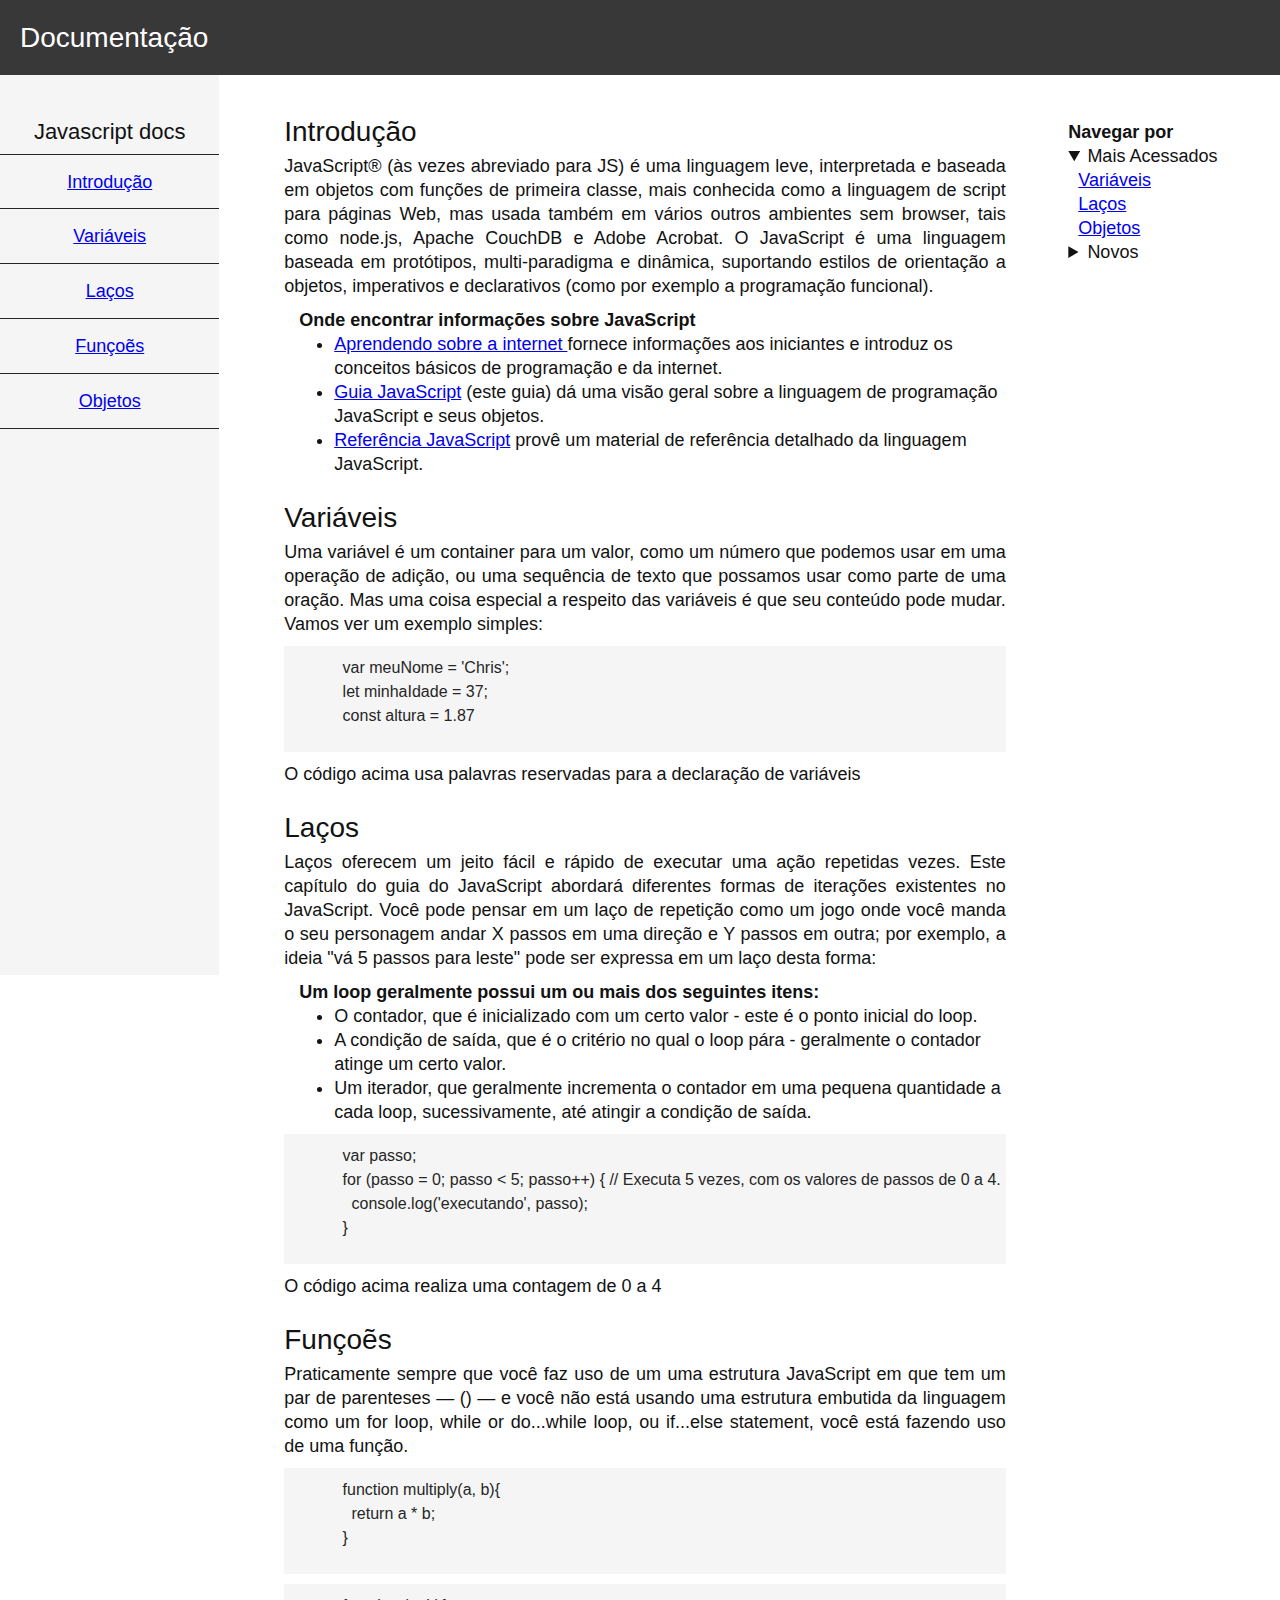
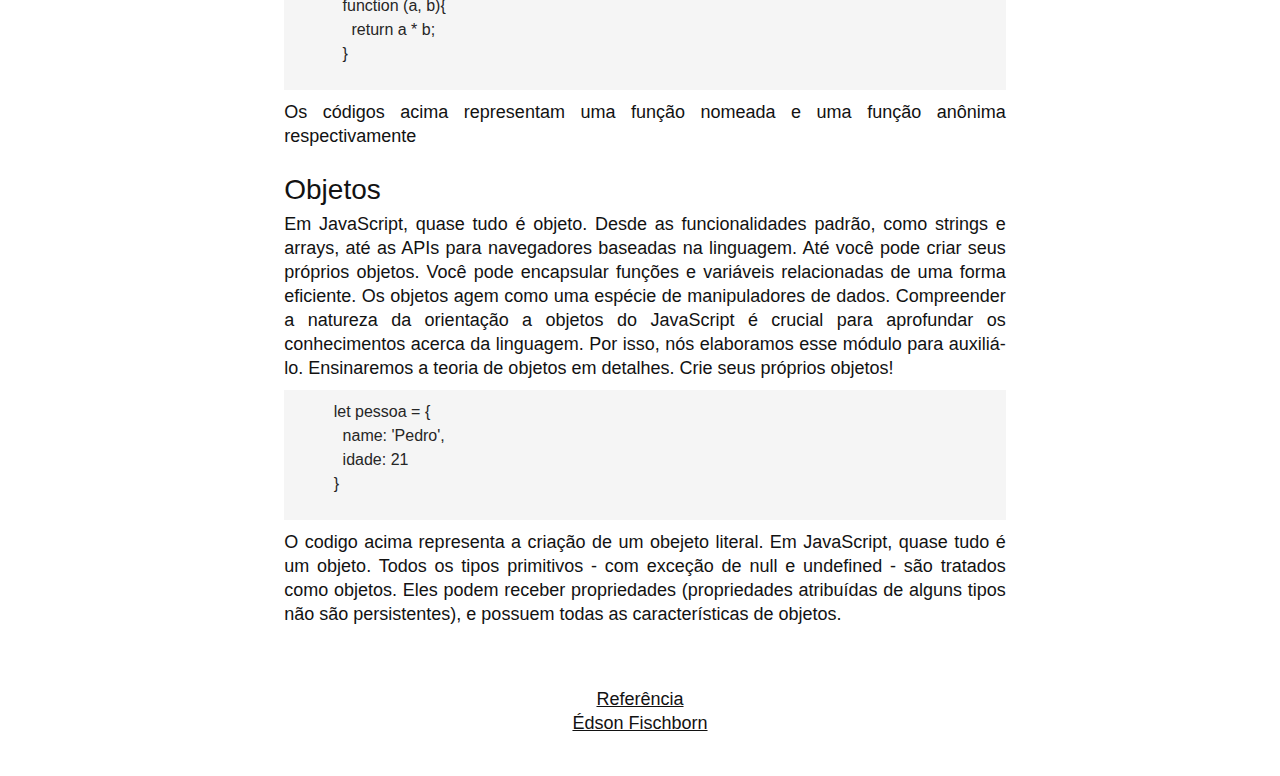
<file: web-design/documentation-page/index.html>
<!DOCTYPE html>
<html lang="pt-br">
  <head>
    <meta charset="UTF-8" />
    <meta
      name="description"
      content="Freecodecamp responsive web design project, Documentation Page"
    />
    <meta name="robots" content="noindex" />
    <meta name="keywords" content="Documentation, Documentation Page" />
    <meta name="author" content="Édson Fischborn" />
    <meta http-equiv="X-UA-Compatible" content="IE=edge" />
    <meta name="viewport" content="width=device-width, initial-scale=1.0" />
    <link rel="stylesheet" href="./style.css" />

    <title>Documentation Page</title>
  </head>
  <body>
    <header class="header">
      <h1 class="header__title">Documentação</h1>
    </header>

    <aside class="left-menu">
      <nav id="navbar" class="left-menu__navbar">
        <header>
          <h1 class="left-menu__title">Javascript docs</h1>
        </header>
        <ul class="left-menu__list">
          <li class="left-menu__item">
            <a class="nav-link" href="#Introdução">Introdução</a>
          </li>
          <li class="left-menu__item">
            <a class="nav-link" href="#Variáveis">Variáveis</a>
          </li>
          <li class="left-menu__item">
            <a class="nav-link" href="#Laços">Laços</a>
          </li>
          <li class="left-menu__item">
            <a class="nav-link" href="#Funçoẽs">Funçoẽs</a>
          </li>
          <li class="left-menu__item">
            <a class="nav-link" href="#Objetos">Objetos</a>
          </li>
        </ul>
      </nav>
    </aside>

    <main id="main-doc" class="main">
      <section id="Introdução" class="main-section">
        <header class="main-section__title">Introdução</header>
        <p class="main-section__description">
          JavaScript® (às vezes abreviado para JS) é uma linguagem leve,
          interpretada e baseada em objetos com funções de primeira classe, mais
          conhecida como a linguagem de script para páginas Web, mas usada
          também em vários outros ambientes sem browser, tais como node.js,
          Apache CouchDB e Adobe Acrobat. O JavaScript é uma linguagem baseada
          em protótipos, multi-paradigma e dinâmica, suportando estilos de
          orientação a objetos, imperativos e declarativos (como por exemplo a
          programação funcional).
        </p>
        <ul class="main-section__list">
          <p class="main-section__list__title">
            Onde encontrar informações sobre JavaScript
          </p>
          <li class="main-section__list__item">
            <a
              href="https://developer.mozilla.org/en-US/docs/Learn"
              target="_blank"
              >Aprendendo sobre a internet
            </a>
            fornece informações aos iniciantes e introduz os conceitos básicos
            de programação e da internet.
          </li>
          <li class="main-section__list__item">
            <a
              href="https://developer.mozilla.org/pt-BR/docs/Web/JavaScript/Guide"
              target="_blank"
              >Guia JavaScript</a
            >
            (este guia) dá uma visão geral sobre a linguagem de programação
            JavaScript e seus objetos.
          </li>
          <li class="main-section__list__item">
            <a
              href="https://developer.mozilla.org/pt-BR/docs/Web/JavaScript/Reference"
              target="_blank"
              >Referência JavaScript</a
            >
            provê um material de referência detalhado da linguagem JavaScript.
          </li>
        </ul>
      </section>
      <section id="Variáveis" class="main-section">
        <header class="main-section__title">Variáveis</header>
        <p class="main-section__description">
          Uma variável é um container para um valor, como um número que podemos
          usar em uma operação de adição, ou uma sequência de texto que possamos
          usar como parte de uma oração. Mas uma coisa especial a respeito das
          variáveis é que seu conteúdo pode mudar. Vamos ver um exemplo simples:
        </p>
        <code>
          <pre class="main-section__code">
            var meuNome = 'Chris';
            let minhaIdade = 37;
            const altura = 1.87
          </pre>
        </code>

        <p>
          O código acima usa palavras reservadas para a declaração de variáveis
        </p>
      </section>
      <section id="Laços" class="main-section">
        <header class="main-section__title">Laços</header>
        <p class="main-section__description">
          Laços oferecem um jeito fácil e rápido de executar uma ação repetidas
          vezes. Este capítulo do guia do JavaScript abordará diferentes formas
          de iterações existentes no JavaScript. Você pode pensar em um laço de
          repetição como um jogo onde você manda o seu personagem andar X passos
          em uma direção e Y passos em outra; por exemplo, a ideia "vá 5 passos
          para leste" pode ser expressa em um laço desta forma:
        </p>
        <ul class="main-section__list">
          <p class="main-section__list__title">
            Um loop geralmente possui um ou mais dos seguintes itens:
          </p>
          <li class="main-section__list__item">
            O contador, que é inicializado com um certo valor - este é o ponto
            inicial do loop.
          </li>
          <li class="main-section__list__item">
            A condição de saída, que é o critério no qual o loop pára -
            geralmente o contador atinge um certo valor.
          </li>
          <li class="main-section__list__item">
            Um iterador, que geralmente incrementa o contador em uma pequena
            quantidade a cada loop, sucessivamente, até atingir a condição de
            saída.
          </li>
        </ul>
        <code>
          <pre class="main-section__code">
            var passo;
            for (passo = 0; passo < 5; passo++) { // Executa 5 vezes, com os valores de passos de 0 a 4.
              console.log('executando', passo);
            }
        </pre
          >
        </code>
        <p class="main-section__description">
          O código acima realiza uma contagem de 0 a 4
        </p>
      </section>
      <section id="Funçoẽs" class="main-section">
        <header class="main-section__title">Funçoẽs</header>
        <p class="main-section__description">
          Praticamente sempre que você faz uso de um uma estrutura JavaScript em
          que tem um par de parenteses — () — e você não está usando uma
          estrutura embutida da linguagem como um for loop, while or do...while
          loop, ou if...else statement, você está fazendo uso de uma função.
        </p>
        <code>
          <pre class="main-section__code">
            function multiply(a, b){
              return a * b;
            }
          </pre>
        </code>
        <code>
          <pre class="main-section__code">
            function (a, b){
              return a * b;
            }
          </pre>
        </code>
        <p class="main-section__description">
          Os códigos acima representam uma função nomeada e uma função anônima
          respectivamente
        </p>
      </section>
      <section id="Objetos" class="main-section">
        <header class="main-section__title">Objetos</header>
        <p class="main-section__description">
          Em JavaScript, quase tudo é objeto. Desde as funcionalidades padrão,
          como strings e arrays, até as APIs para navegadores baseadas na
          linguagem. Até você pode criar seus próprios objetos. Você pode
          encapsular funções e variáveis relacionadas de uma forma eficiente. Os
          objetos agem como uma espécie de manipuladores de dados. Compreender a
          natureza da orientação a objetos do JavaScript é crucial para
          aprofundar os conhecimentos acerca da linguagem. Por isso, nós
          elaboramos esse módulo para auxiliá-lo. Ensinaremos a teoria de
          objetos em detalhes. Crie seus próprios objetos!
        </p>
        <code>
          <pre class="main-section__code">
          let pessoa = {
            name: 'Pedro',
            idade: 21
          }
          </pre>
        </code>
        <p class="main-section__description">
          O codigo acima representa a criação de um obejeto literal. Em
          JavaScript, quase tudo é um objeto. Todos os tipos primitivos - com
          exceção de null e undefined - são tratados como objetos. Eles podem
          receber propriedades (propriedades atribuídas de alguns tipos não são
          persistentes), e possuem todas as características de objetos.
        </p>
      </section>
    </main>

    <aside class="right-menu">
      <nav>
        <h1>Navegar por</h1>
        <details open class="right-menu__details">
          <summary>Mais Acessados</summary>
          <ul class="right-menu__list">
            <li>
              <a href="#Variáveis">Variáveis</a>
            </li>
            <li>
              <a href="#Laços">Laços</a>
            </li>
            <li>
              <a href="#Objetos">Objetos</a>
            </li>
          </ul>
        </details>
        <details class="right-menu__details">
          <summary>Novos</summary>
          <ul class="right-menu__list">
            <li>
              <a href="#Introdução">Introdução</a>
            </li>

            <li>
              <a href="#Funçoẽs">Funçoẽs</a>
            </li>
          </ul>
        </details>
      </nav>
    </aside>

    <footer class="footer">
      <a
        class="footer__link"
        href="https://developer.mozilla.org/en-US/docs/Web/JavaScript/Guide"
        target="_blank"
      >
        Referência
      </a>
      <a
        class="footer__link"
        href="https://github.com/edsonfischborn"
        target="_blank"
      >
        Édson Fischborn
      </a>
    </footer>
    <script src="https://cdn.freecodecamp.org/testable-projects-fcc/v1/bundle.js"></script>
  </body>
</html>
</file>
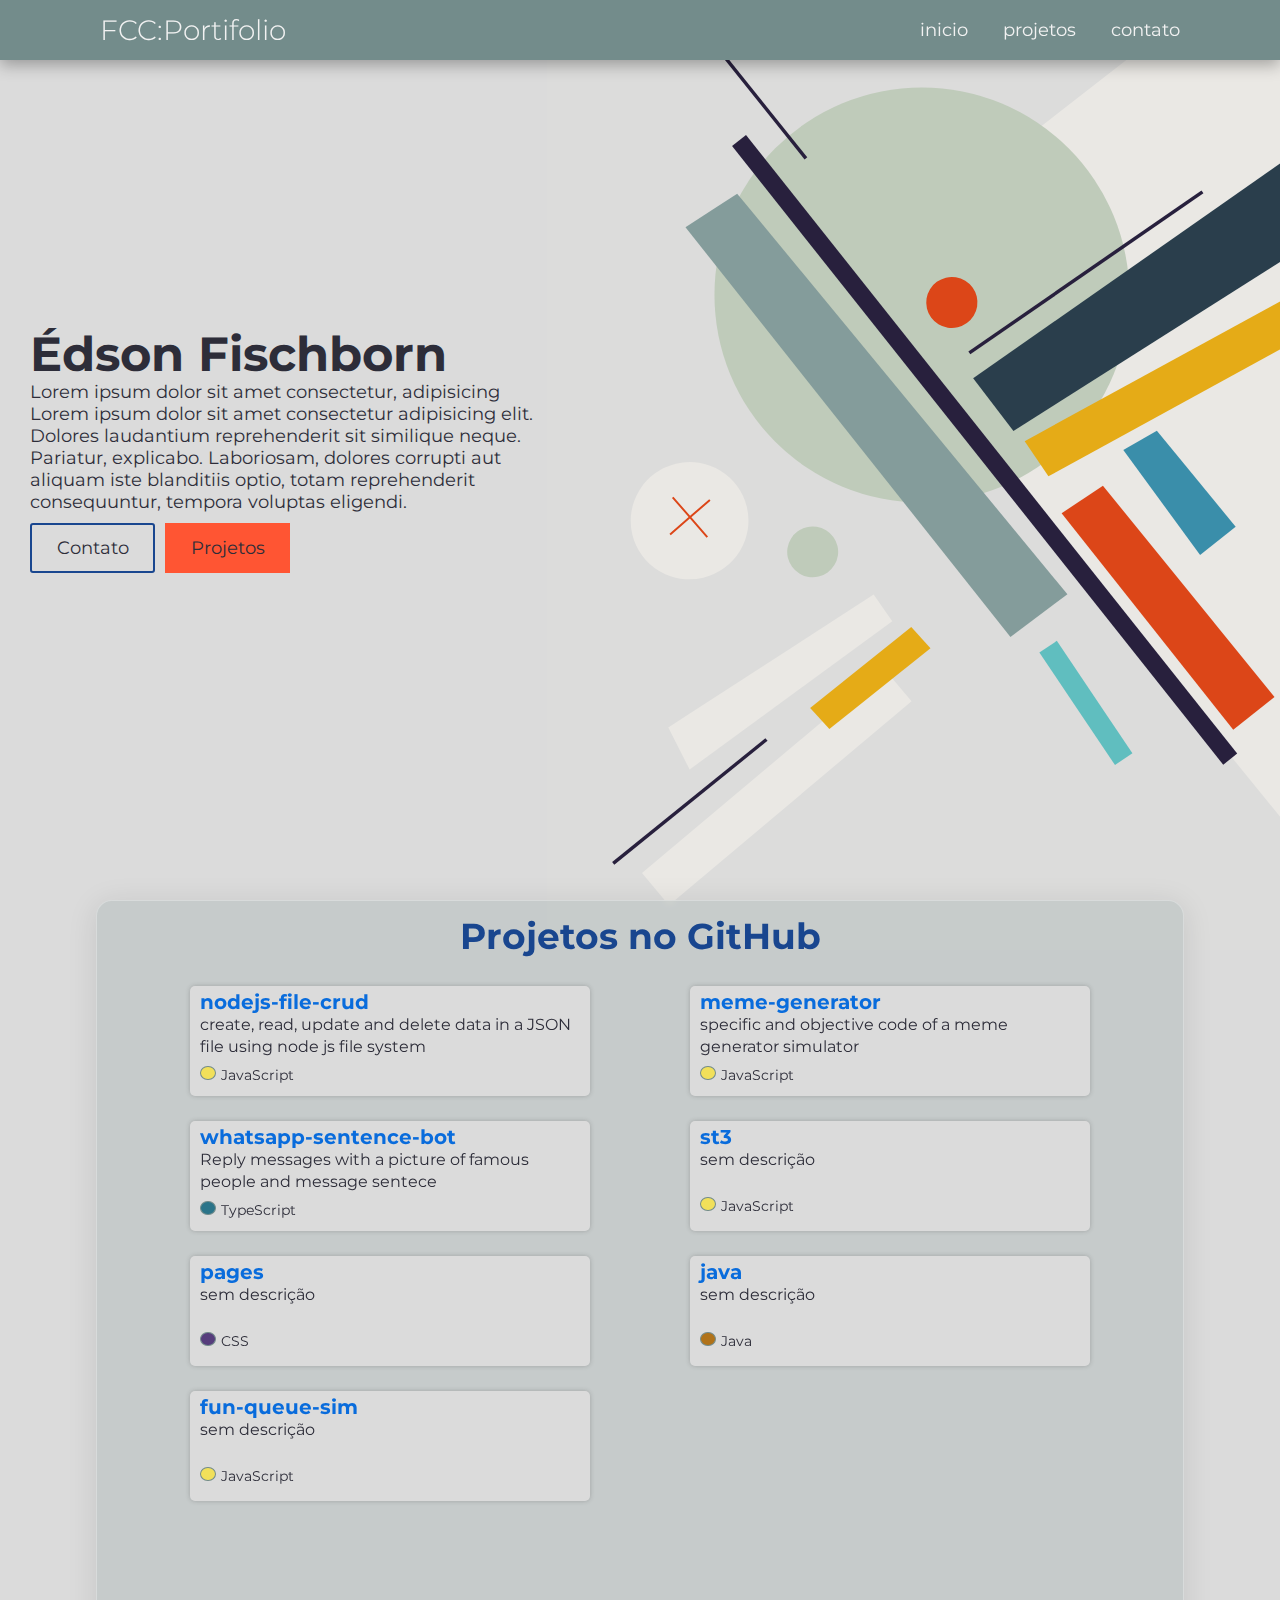
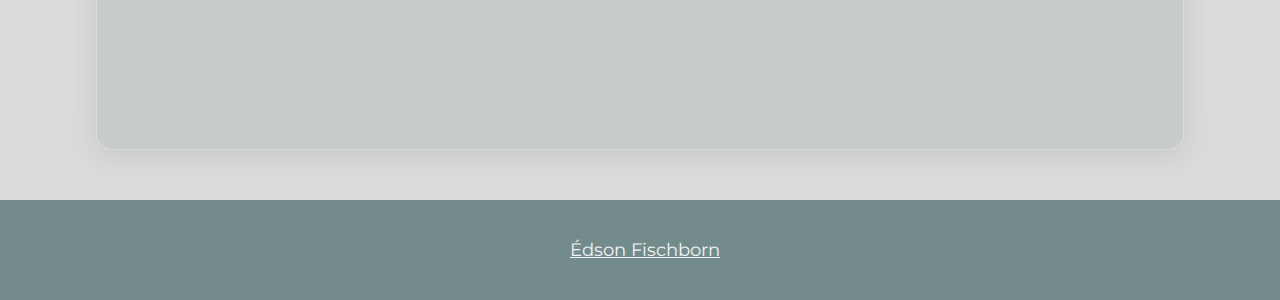
<file: web-design/portifolio/index.html>
<!DOCTYPE html>
<html lang="pt-br">
  <head>
    <meta charset="UTF-8" />
    <meta
      name="description"
      content="Freecodecamp responsive web design project, Portfolio"
    />
    <meta name="robots" content="noindex" />
    <meta name="keywords" content="Portfolio" />
    <meta name="author" content="Édson Fischborn" />
    <meta http-equiv="X-UA-Compatible" content="IE=edge" />
    <meta name="viewport" content="width=device-width, initial-scale=1.0" />
    <link
      rel="stylesheet"
      href="https://cdnjs.cloudflare.com/ajax/libs/font-awesome/6.0.0-beta2/css/all.min.css"
      integrity="sha512-YWzhKL2whUzgiheMoBFwW8CKV4qpHQAEuvilg9FAn5VJUDwKZZxkJNuGM4XkWuk94WCrrwslk8yWNGmY1EduTA=="
      crossorigin="anonymous"
      referrerpolicy="no-referrer"
    />
    <link rel="stylesheet" href="./style.css" />

    <title>Portfolio</title>
  </head>

  <body>
    <header id="navbar" class="header">
      <h1 class="header__title">FCC:Portifolio</h1>
      <input class="header__checkbox" type="checkbox" />

      <div class="header__burger__menu">
        <span class="burger__line"></span>
        <span class="burger__line"></span>
        <span class="burger__line"></span>
      </div>

      <nav class="header__nav">
        <a class="nav-link header__link" href="#welcome-section">inicio</a>
        <a class="nav-link header__link" href="#projetos">projetos</a>
        <a class="nav-link header__link" href="#footer">contato</a>
      </nav>
    </header>

    <section class="hero" id="welcome-section">
      <div class="hero__data">
        <h1 class="hero__title">Édson Fischborn</h1>
        <p>
          Lorem ipsum dolor sit amet consectetur, adipisicing Lorem ipsum dolor
          sit amet consectetur adipisicing elit. Dolores laudantium
          reprehenderit sit similique neque. Pariatur, explicabo. Laboriosam,
          dolores corrupti aut aliquam iste blanditiis optio, totam
          reprehenderit consequuntur, tempora voluptas eligendi.
        </p>
        <div class="hero__buttons">
          <a class="hero__button" href="#footer">Contato</a>
          <a class="hero__button--orange" href="#projetos">Projetos</a>
        </div>
      </div>

      <img class="hero__background" src="images/pattern.svg" alt="background" />
    </section>

    <main id="projetos" class="main">
      <section class="main__projects" id="projects">
        <h2 class="main__projects__title">Projetos no GitHub</h2>
        <ul class="main__project__list">
          <li class="project-tile">
            <a
              href="https://github.com/edsonfischborn/nodejs-file-crud"
              target="_blank"
              rel="noopener noreferrer"
            >
              <div class="main__project">
                <strong class="main__project__title">nodejs-file-crud</strong>
                <p class="main__project__description">
                  create, read, update and delete data in a JSON file using node
                  js file system
                </p>
                <span class="main__project__lang__color bg-js"></span>
                <span class="main__project__lang">JavaScript</span>
              </div>
            </a>
          </li>
          <li class="project-tile">
            <a
              href="https://github.com/edsonfischborn/meme-generator"
              target="_blank"
              rel="noopener noreferrer"
            >
              <div class="main__project">
                <strong class="main__project__title">meme-generator</strong>
                <p class="main__project__description">
                  specific and objective code of a meme generator simulator
                </p>
                <span class="main__project__lang__color bg-js"></span>
                <span class="main__project__lang">JavaScript</span>
              </div>
            </a>
          </li>
          <li class="project-tile">
            <a
              href="https://github.com/edsonfischborn/whatsapp-sentence-bot"
              target="_blank"
              rel="noopener noreferrer"
            >
              <div class="main__project">
                <strong class="main__project__title"
                  >whatsapp-sentence-bot</strong
                >
                <p class="main__project__description">
                  Reply messages with a picture of famous people and message
                  sentece
                </p>
                <span class="main__project__lang__color bg-ts"></span>
                <span class="main__project__lang">TypeScript</span>
              </div>
            </a>
          </li>
          <li class="project-tile">
            <a
              href="https://github.com/edsonfischborn/st3"
              target="_blank"
              rel="noopener noreferrer"
            >
              <div class="main__project">
                <strong class="main__project__title">st3</strong>
                <p class="main__project__description">sem descrição</p>
                <span class="main__project__lang__color bg-js"></span>
                <span class="main__project__lang">JavaScript</span>
              </div>
            </a>
          </li>
          <li class="project-tile">
            <a
              href="https://github.com/edsonfischborn/pages"
              target="_blank"
              rel="noopener noreferrer"
            >
              <div class="main__project">
                <strong class="main__project__title">pages</strong>
                <p class="main__project__description">sem descrição</p>
                <span class="main__project__lang__color bg-css"></span>
                <span class="main__project__lang">CSS</span>
              </div>
            </a>
          </li>
          <li class="project-tile">
            <a
              href="https://github.com/edsonfischborn/java"
              target="_blank"
              rel="noopener noreferrer"
            >
              <div class="main__project">
                <strong class="main__project__title">java</strong>
                <p class="main__project__description">sem descrição</p>
                <span class="main__project__lang__color bg-java"></span>
                <span class="main__project__lang">Java</span>
              </div>
            </a>
          </li>
          <li class="project-tile">
            <a
              href="https://github.com/edsonfischborn/fun-queue-sim"
              target="_blank"
              rel="noopener noreferrer"
            >
              <div class="main__project">
                <strong class="main__project__title">fun-queue-sim</strong>
                <p class="main__project__description">sem descrição</p>
                <span class="main__project__lang__color bg-js"></span>
                <span class="main__project__lang">JavaScript</span>
              </div>
            </a>
          </li>
        </ul>
      </section>
    </main>

    <footer id="footer" class="footer">
      <div class="footer__icons">
        <a class="footer__icon" href="https://github.com/edsonfischborn">
          <i class="fab fa-twitter-square fa-2x"></i>
        </a>
        <a class="footer__icon" href="https://github.com/edsonfischborn">
          <i class="fab fa-github-square fa-2x"></i>
        </a>
      </div>
      <a
        id="profile-link"
        class="footer__link"
        href="https://github.com/edsonfischborn"
        target="_blank"
      >
        Édson Fischborn
      </a>
    </footer>
    <script src="https://cdn.freecodecamp.org/testable-projects-fcc/v1/bundle.js"></script>
  </body>
</html>
</file>
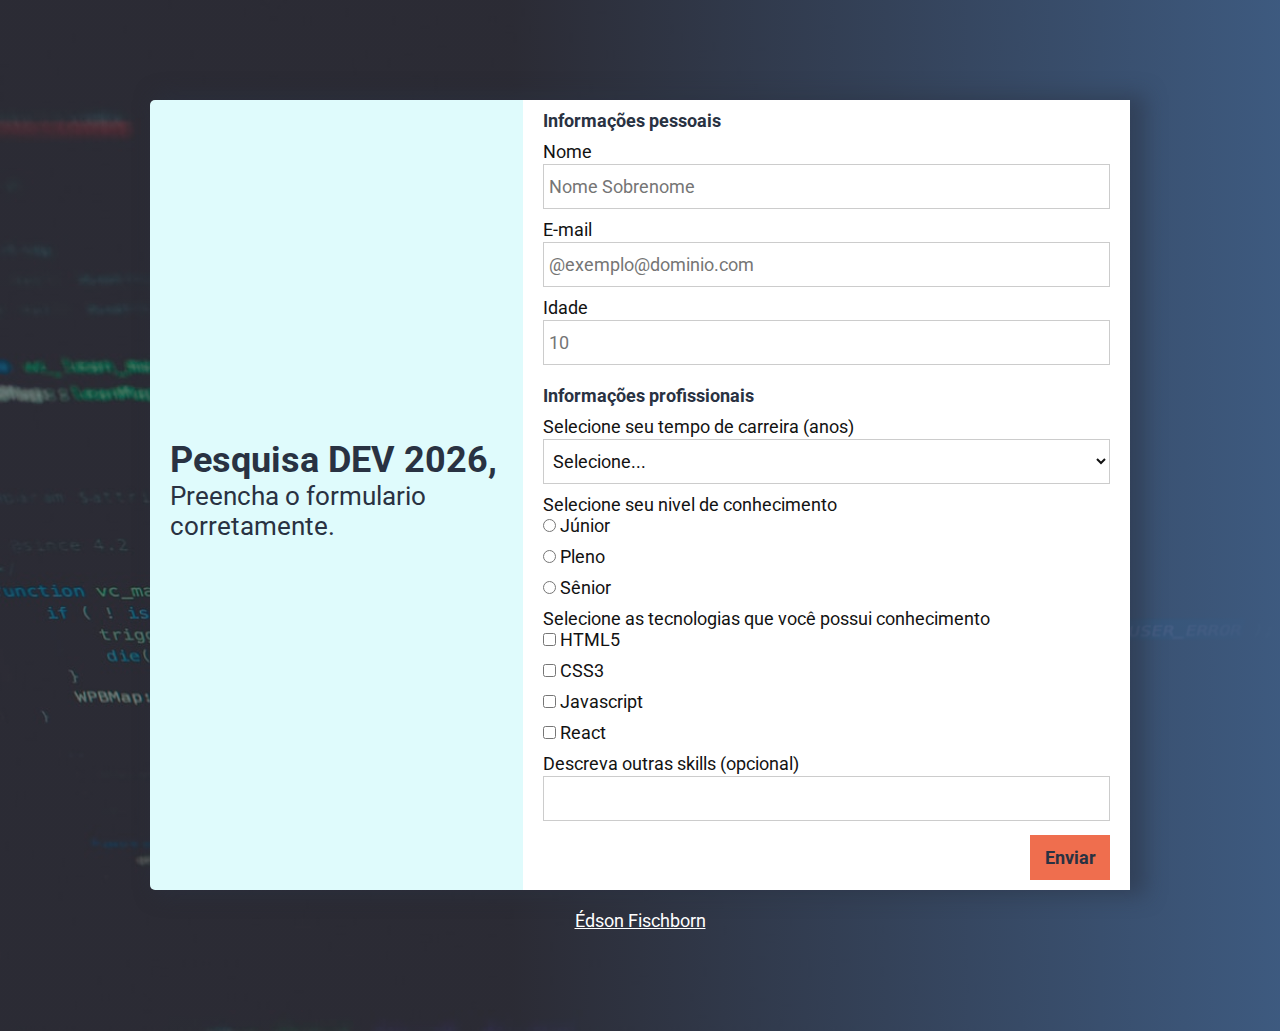
<file: web-design/survey-form/index.html>
<!DOCTYPE html>
<html lang="pt-br">
  <head>
    <meta charset="UTF-8" />
    <meta
      name="description"
      content="Freecodecamp responsive web design project, survey form"
    />
    <meta name="robots" content="noindex" />
    <meta name="keywords" content="survey, form, survey form" />
    <meta name="author" content="Édson Fischborn" />
    <meta http-equiv="X-UA-Compatible" content="IE=edge" />
    <meta name="viewport" content="width=device-width, initial-scale=1.0" />
    <link rel="stylesheet" href="./style.css" />

    <title>Survey Form</title>
  </head>
  <body>
    <main class="main">
      <div class="main__header">
        <h1 id="title" class="main__header__title">Pesquisa DEV</h1>
        <p id="description" class="main__header__description">
          Preencha o formulario corretamente.
        </p>
      </div>
      <form id="survey-form" class="form">
        <fieldset class="form__group">
          <legend class="form__group__title">Informações pessoais</legend>
          <div class="form__item">
            <label id="name-label" for="name">Nome</label>
            <input
              type="text"
              class="form__input"
              name="name"
              id="name"
              placeholder="Nome Sobrenome"
              required
            />
          </div>
          <div class="form__item">
            <label id="email-label" for="email">E-mail</label>
            <input
              type="email"
              class="form__input"
              name="email"
              id="email"
              placeholder="@exemplo@dominio.com"
              required
            />
          </div>
          <div class="form__item">
            <label id="number-label" for="number">Idade</label>
            <input
              type="number"
              class="form__input"
              name="age"
              id="number"
              min="10"
              max="100"
              placeholder="10"
              required
            />
          </div>
        </fieldset>

        <fieldset class="form__group">
          <legend class="form__group__title">Informações profissionais</legend>

          <p class="form__item__title">
            Selecione seu tempo de carreira (anos)
          </p>
          <div class="form__item">
            <select class="form__input" name="dropdown" id="dropdown">
              <option value="option1">Selecione...</option>
              <option value="option2">1-5</option>
              <option value="option3">6-10</option>
              <option value="option4">10+</option>
            </select>
          </div>

          <p class="form__item__title">Selecione seu nivel de conhecimento</p>
          <div class="form__item">
            <input type="radio" id="radio-junior" name="level" value="junior" />
            <label for="radio-junior">Júnior</label>
          </div>
          <div class="form__item">
            <input type="radio" id="radio-pleno" name="level" value="pleno" />
            <label for="radio-pleno">Pleno</label>
          </div>
          <div class="form__item">
            <input type="radio" id="radio-senior" name="level" value="senior" />
            <label for="radio-senior">Sênior</label>
          </div>

          <p class="form__item__title">
            Selecione as tecnologias que você possui conhecimento
          </p>
          <div class="form__item">
            <input
              type="checkbox"
              id="checkbox-html"
              name="skillHtml"
              value="html"
            />
            <label for="checkbox-html">HTML5</label>
          </div>
          <div class="form__item">
            <input
              type="checkbox"
              id="checkbox-css"
              name="skillCss"
              value="css"
            />
            <label for="checkbox-css">CSS3</label>
          </div>
          <div class="form__item">
            <input
              type="checkbox"
              id="checkbox-javascript"
              name="skillJavascript"
              value="javascript"
            />
            <label for="checkbox-javascript">Javascript</label>
          </div>
          <div class="form__item">
            <input
              type="checkbox"
              id="checkbox-react"
              name="skillReact"
              value="react"
            />
            <label for="checkbox-react">React</label>
          </div>

          <div class="form__item">
            <label for="otherSkills">Descreva outras skills (opcional)</label>
            <textarea
              type="textarea"
              id="otherSkills"
              class="form__input"
              name="otherSkills"
              rows="10"
            ></textarea>
          </div>
        </fieldset>

        <button id="submit" class="form__submit">Enviar</button>
      </form>
    </main>

    <footer class="footer">
      <a
        class="footer__link"
        href="https://github.com/edsonfischborn"
        target="_blank"
      >
        Édson Fischborn
      </a>
    </footer>

    <script>
      const title = document.querySelector("#title");
      title.innerText = `${title.innerText} ${new Date().getFullYear()},`;
    </script>
    <script src="https://cdn.freecodecamp.org/testable-projects-fcc/v1/bundle.js"></script>
  </body>
</html>
</file>
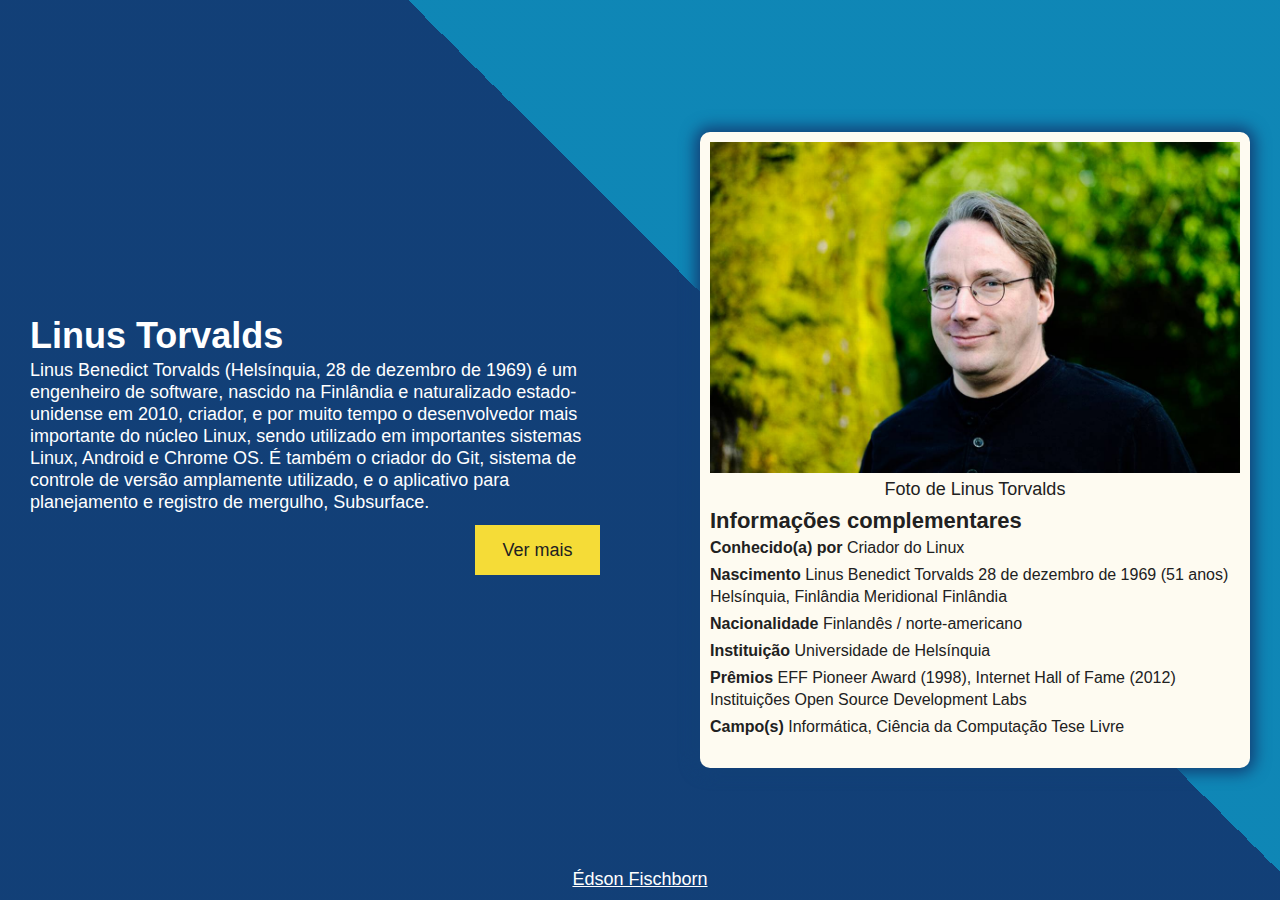
<file: web-design/tribute-page/index.html>
<!DOCTYPE html>
<html lang="pt-br">
  <head>
    <meta charset="UTF-8" />
    <meta
      name="description"
      content="Freecodecamp responsive web design project, tribute page"
    />
    <meta name="robots" content="noindex">
    <meta name="keywords" content="tribute, tribute page" />
    <meta name="author" content="Édson Fischborn" />
    <meta http-equiv="X-UA-Compatible" content="IE=edge" />
    <meta name="viewport" content="width=device-width, initial-scale=1.0" />
    <link rel="stylesheet" href="./style.css" />

    <title>Tribute Page</title>
  </head>
  <body>
    <main id="main" class="main">
      <section class="main__description">
        <h1 id="title">Linus Torvalds</h1>

        <p id="tribute-info" class="main__description__text">
          Linus Benedict Torvalds (Helsínquia, 28 de dezembro de 1969) é um
          engenheiro de software, nascido na Finlândia e naturalizado
          estado-unidense em 2010, criador, e por muito tempo o desenvolvedor
          mais importante do núcleo Linux, sendo utilizado em importantes
          sistemas Linux, Android e Chrome OS. É também o criador do Git,
          sistema de controle de versão amplamente utilizado, e o aplicativo
          para planejamento e registro de mergulho, Subsurface.
        </p>

        <a
          href="https://wikipedia.org/wiki/Linus_Torvalds"
          target="_blank"
          id="tribute-link"
          class="main__description__link"
        >
          Ver mais
        </a>
      </section>

      <figure class="main__card">
        <div id="img-div" class="main__card__wrapper">
          <img
            id="image"
            src="./images/linus-torvalds.jpg"
            alt="Linus Torvalds"
            class="main__card__image"
          />
          <figcaption id="img-caption" class="main__card__caption">Foto de Linus Torvalds</figcaption>
        </div>
        <div class="main__card_content">
          <h2 class="main__card__title">Informações complementares</h2>
          <div class="main__card__item">
            <strong>Conhecido(a) por</strong>
            <span>Criador do Linux</span>
          </div>
          <div class="main__card__item">
            <strong>Nascimento</strong>
            <span> Linus Benedict Torvalds 28 de dezembro de 1969 (51 anos) Helsínquia, Finlândia Meridional Finlândia </span>
          </div>
          <div class="main__card__item">
            <strong>Nacionalidade</strong>
            <span> Finlandês / norte-americano
          </div>
          <div class="main__card__item">
            <strong>Instituição</strong>
            <span> Universidade de Helsínquia </span>
          </div>
          <div class="main__card__item">
            <strong>Prêmios</strong>
            <span> EFF Pioneer Award (1998), Internet Hall of Fame (2012) Instituições Open Source Development Labs </span>
          </div>
          <div class="main__card__item">
            <strong>Campo(s)</strong>
            <span> Informática, Ciência da Computação Tese Livre</span>
          </div>
        </div>
      </figure>

        <div class="credits">
            <a class="credits__link" href="https://github.com/edsonfischborn" target="_blank">Édson Fischborn</a>
        </div>
    </main>

    <script src="https://cdn.freecodecamp.org/testable-projects-fcc/v1/bundle.js"></script>
  </body>
</html>
</file>
<file: web-design/documentation-page/style.css>
* {
  margin: 0;
  border: 0;
  padding: 0;
  box-sizing: border-box;
  font-family: -apple-system, BlinkMacSystemFont, "Segoe UI", Roboto, Oxygen,
    Ubuntu, Cantarell, "Open Sans", "Helvetica Neue", sans-serif;
  font-size: 18px;
  line-height: 24px;
}

:root {
  --text-light: hsl(0, 0%, 100%);
  --text-dark: hsl(0, 0%, 7%);
  --color-dark-1: hsl(0, 0%, 15%);
  --color-dark-2: hsl(0, 0%, 22%);
  --color-light-1: hsl(0, 0%, 96%);
}

body {
  color: var(--text-dark);
  display: grid;
  grid-template-columns: 1fr 1fr 1fr;
  grid-template-rows: 120px 1fr 150px;
  grid-template-areas:
    "header header header"
    "left-menu main right-menu"
    "footer footer footer";
  justify-items: center;
}

a:hover {
  color: var(--text-dark);
}

.header {
  height: 75px;
  width: 100%;
  grid-area: header;
  background-color: var(--color-dark-2);
  display: flex;
  align-items: center;
  padding: 0 20px;
}

.header__title {
  color: var(--text-light);
  font-size: 28px;
  font-weight: 300;
}

.left-menu {
  position: sticky;
  top: 0;
  height: 100vh;
  box-sizing: border-box;
  grid-area: left-menu;
  background-color: var(--color-light-1);
  width: 80%;
  justify-self: start;
  margin-top: -45px;
  padding-top: 45px;
  display: flex;
  justify-content: center;
}

.left-menu__title {
  font-size: 22px;
  font-weight: 400;
  text-align: center;
  margin-bottom: 10px;
}

.left-menu__list {
  list-style: none;
}

.left-menu__item {
  height: 55px;
  border-bottom: 1px solid var(--color-dark-1);
  display: flex;
  align-items: center;
  justify-content: center;
}

.left-menu__item:first-of-type {
  border-top: 1px solid var(--color-dark-1);
}

.left-menu__navbar {
  width: 100%;
}

.main {
  grid-area: main;
}

.main-section + .main-section {
  margin-top: 30px;
}

.main-section {
  margin-left: 10px;
}

.main-section__description {
  text-align: justify;
}

.main-section__code {
  background-color: var(--color-light-1);
  color: var(--color-dark-1);
  font-size: 16px;
  margin: 10px 0;
  padding: 10px 5px 0px 5px;
  overflow: scroll;
}

.main-section__title {
  font-size: 28px;
  display: block;
  margin-bottom: 10px;
}

.main-section__list {
  margin-top: 10px;
  padding-left: 15px;
}

.main-section__list__item {
  margin-left: 35px;
}

.main-section__list__title {
  font-weight: bold;
}

.right-menu {
  grid-area: right-menu;
}

.right-menu__list {
  margin-left: 10px;
  list-style: none;
}

.right-menu__details {
  cursor: pointer;
  user-select: none;
}

.footer {
  padding-top: 20px;
  grid-area: footer;
  align-self: center;
  display: flex;
  flex-direction: column;
  align-items: center;
}

.footer__link {
  color: var(--text-dark);
}

@media (max-width: 1200px) {
  body {
    grid-template-columns: 100vw;
    grid-template-rows: 150px 355px 1fr 250px;
    grid-template-areas:
      "header"
      "left-menu"
      "main"
      "right-menu"
      "footer";
  }

  .left-menu {
    position: initial;
    width: 100%;
    height: 355px;
    margin-top: -90px;
  }

  .right-menu {
    justify-self: start;
    margin-left: 20px;
    align-self: center;
  }

  .main {
    width: 95vw;
  }

  .main-section {
    margin: 0 10px;
  }
}

@media (min-width: 1500px) {
  body {
    grid-template-columns: 1fr 3fr 1fr;
  }
}
</file>
<file: web-design/portifolio/style.css>
@import url("https://fonts.googleapis.com/css2?family=Montserrat:wght@300;400;700&display=swap");

* {
  margin: 0;
  border: 0;
  padding: 0;
  box-sizing: border-box;
  font-family: "Montserrat", sans-serif;
  -webkit-font-smoothing: antialiased;
  font-size: 18px;
  line-height: 22px;
}

:root {
  --text-light: hsl(0, 0%, 95%);
  --text-dark: hsl(240, 12%, 20%);
  --color-gray: hsl(178, 10%, 50%);
  --color-light: hsl(0, 0%, 86%);
  --color-blue-light: hsl(212, 92%, 45%);
  --color-blue-dark: hsl(217, 70%, 33%);
  --color-yellow: hsl(52, 100%, 50%);
  --color-orange: hsl(10, 100%, 60%);
}

body {
  color: var(--text-dark);
  background: var(--color-light);
}

a {
  text-decoration: none;
}

.bg-ts {
  background-color: #2b7489;
}

.bg-js {
  background-color: #f1e05a;
}

.bg-java {
  background-color: #b07219;
}

.bg-css {
  background-color: #563d7c;
}

.header {
  z-index: 1;
  box-shadow: 0 5px 15px 0px rgba(0, 0, 0, 0.3);
  background-color: var(--color-gray);
  height: 60px;
  width: 100%;
  position: fixed;
  top: 0;
  display: flex;
  align-items: center;
  justify-content: space-between;
  padding: 0 100px;
  user-select: none;
}

.header__title {
  font-size: 28px;
  font-weight: 300;
}

.header__link {
  transition: 0.2s ease;
}

.header__link,
.header {
  color: var(--text-light);
}

.header__link + .header__link {
  margin-left: 30px;
}

.header__link:hover {
  color: var(--color-blue-dark);
  border-bottom: 1px dashed var(--color-blue-dark);
}

.header__checkbox,
.header__burger__menu {
  display: none;
}

.hero {
  height: 100vh;
  display: flex;
  align-items: center;
  padding-left: 30px;
  width: 550px;
}

.hero__background {
  position: fixed;
  right: -600px;
  height: 1000px;
  z-index: 0;
}

.hero__title {
  font-size: 48px;
  line-height: 54px;
}

.hero__buttons {
  display: flex;
  margin-top: 10px;
}

.hero__button,
.hero__button--orange {
  display: flex;
  align-items: center;
  justify-content: center;
  width: 50px;
  height: 50px;
  width: 125px;
  padding: 5px;
  color: var(--text-dark);
  transition: 0.2s ease;
}

.hero__button {
  border: 2px solid var(--color-blue-dark);
  border-radius: 3px;
}

.hero__button:hover {
  background-color: var(--color-blue-dark);
  color: var(--text-light);
}

.hero__button--orange {
  background-color: var(--color-orange);
  margin-left: 10px;
}

.hero__button--orange:hover {
  background: transparent;
  border: 2px solid var(--color-orange);
  border-radius: 3px;
}

.main {
  width: 100%;
  min-height: 100vh;
  display: flex;
  justify-content: center;
}

.main__projects {
  max-width: 1300px;
  position: relative;
  width: 85%;
  border-top-left-radius: 25px;
  border-top-right-radius: 25px;
  padding: 15px;
  background: rgba(115, 140, 139, 0.2);
  border-radius: 16px;
  box-shadow: 0 4px 30px rgba(0, 0, 0, 0.1);
  backdrop-filter: blur(5px);
  -webkit-backdrop-filter: blur(5px);
  border: 1px solid rgba(255, 255, 255, 0.3);
  margin-bottom: 50px;
  display: flex;
  flex-direction: column;
  align-items: center;
}

.main__projects__title {
  font-size: 36px;
  color: var(--color-blue-dark);
  line-height: 40px;
  font-weight: bold;
  text-align: center;
}

.main__project__list {
  list-style: none;
  margin-top: 30px;
  display: grid;
  grid-template-columns: 1fr 1fr;
  row-gap: 25px;
  column-gap: 100px;
  justify-content: center;
}

.main__project {
  height: 110px;
  max-width: 400px;
  background-color: var(--color-light);
  box-shadow: 0 0 5px 0px rgba(0, 0, 0, 0.2);
  border-radius: 5px;
  padding: 5px 10px;
  color: var(--text-dark);
}

.main__project:hover {
  transform: scale(1.01);
}

.main__project__title {
  font-size: 20px;
  color: var(--color-blue-light);
}

.main__project__description {
  min-height: 40px;
  font-size: 16px;
  margin-bottom: 5px;
}

.main__project__lang__color {
  display: inline-block;
  width: 15.5px;
  height: 14px;
  border-radius: 50%;
  border: 1px solid var(--color-gray);
}

.main__project__lang {
  font-size: 14px;
}

.footer {
  position: relative;
  z-index: 1;
  width: 100%;
  height: 100px;
  background-color: var(--color-gray);
  display: flex;
  align-items: center;
  justify-content: center;
}

.footer__icon,
.footer__link {
  color: var(--text-light);
}

.footer__icon:hover,
.footer__link:hover {
  color: var(--color-blue-dark);
}

.footer__link {
  text-decoration: underline;
}

.footer__icons {
  margin-right: 10px;
}

@media (max-width: 1200px) {
  body {
    background: url("./images/pattern.svg");
    background-attachment: fixed;
  }

  .header {
    padding: 0 10px;
  }

  .header__nav {
    display: none;
  }

  .header__link + .header__link {
    margin: 10px 0 0 0;
  }

  .header__checkbox,
  .header__burger__menu {
    display: block;
  }

  .header__checkbox {
    position: absolute;
    right: 10px;
    height: 80%;
    z-index: 5;
    opacity: 0;
  }

  .header__checkbox,
  .burger__line {
    width: 35px;
  }

  .burger__line {
    display: block;
    height: 5px;
    position: relative;
    background: var(--color-light);
    border-radius: 3px;
  }

  .burger__line + .burger__line {
    margin-top: 5px;
  }

  .header__checkbox:checked ~ .header__nav {
    background-color: var(--color-gray);
    position: absolute;
    top: 60px;
    left: 0;
    width: 100%;
    display: flex;
    flex-direction: column;
    padding: 10px;
    display: flex;
  }

  .hero {
    padding: 30px 15px;
    width: 100%;
  }

  .hero__background {
    display: none;
  }

  .main__projects {
    position: relative;
    width: 100%;
    border-radius: 0;
  }

  .main__project {
    min-height: 100%;
    height: 100%;
  }

  .main__project__list {
    grid-template-columns: 1fr;
    column-gap: 0;
  }
}
</file>
<file: web-design/survey-form/style.css>
@import url("https://fonts.googleapis.com/css2?family=Roboto:wght@300;400&display=swap");

* {
  margin: 0;
  border: 0;
  padding: 0;
  box-sizing: border-box;
  font-family: "Roboto", sans-serif;
  font-size: 18px;
}

:root {
  --text-light: hsl(0, 0%, 100%);
  --text-dark: hsl(0, 0%, 7%);
  --color-dark-1: hsl(218, 23%, 21%);
  --color-dark-2: hsl(214, 35%, 37%);
  --color-dark-3: hsla(218, 23%, 21%, 0.5);
  --color-light-1: hsl(202, 46%, 72%);
  --color-light-2: hsl(182, 82%, 93%);
  --color-light-3: hsla(214, 35%, 37%, 1);
  --color-light-4: hsl(0, 0%, 100%);
  --color-primary: hsl(12, 83%, 62%);
}

body {
  background: linear-gradient(
      90deg,
      var(--color-dark-3) 40%,
      var(--color-light-3)
    ),
    url("./images/bg.jpeg");
  background-repeat: no-repeat;
  background-size: cover;
  min-height: 100vh;
  display: flex;
  flex-direction: column;
  align-items: center;
  justify-content: center;
  color: var(--text-dark);
  padding: 100px 150px;
}

.main__header {
  margin-bottom: 10px;
}

.main__header__title,
.main__header__description {
  color: var(--color-dark-1);
}

.main__header__title {
  font-weight: bolder;
  font-size: 36px;
}

.main__header__description {
  font-size: 26px;
}

.main {
  width: 100%;
  max-width: 1200px;
  padding-left: 20px;
  border-radius: 2;
  background: var(--color-light-2);
  display: flex;
  align-items: center;
  border-top-left-radius: 5px;
  border-bottom-left-radius: 5px;
  box-shadow: 10px 0px 20px 5px var(--color-dark-3);
}

.form {
  margin-left: 20px;
  width: 80%;
  background: var(--color-light-4);
  padding: 10px 20px;
}

.form__item + .form__item__title,
.form__item + .form__item,
.form__submit {
  margin-top: 10px;
}

.form__group + .form__group {
  margin-top: 20px;
}

.form__input {
  color: var(--text-dark);
  background-color: var(--color-light-4);
  border: 1px solid rgba(0, 0, 0, 0.2);
  width: 100%;
  height: 45px;
  padding: 0 5px;
  resize: none;
  margin-top: 2px;
}

.form__group__title {
  margin: 10px 0;
  color: var(--color-dark-1);
  font-weight: bold;
}

.form__submit {
  background-color: var(--color-primary);
  height: 45px;
  width: 80px;
  float: right;
  cursor: pointer;
  font-weight: bold;
  color: var(--color-dark-1);
}

.form__submit:hover {
  opacity: 0.8;
}

.footer {
  padding-top: 20px;
}

.footer__link {
  color: var(--text-light);
}

@media (max-width: 1000px) {
  body {
    padding: 0;
  }

  .main {
    flex-direction: column;
    padding: 0;
    border-radius: 0;
    background: var(--color-light-4);
  }

  .main__header {
    text-align: center;
    padding-top: 20px;
  }

  .form {
    width: 100%;
    margin: 0;
  }

  .footer {
    width: 100%;
    text-align: center;
    background-color: var(--color-light-4);
  }

  .footer__link {
    color: var(--color-dark-1);
  }
}

@media (min-width: 1000px) and (max-width: 1200px) {
  body {
    padding: 50px;
  }
}
</file>
<file: web-design/tribute-page/style.css>
* {
  margin: 0;
  border: 0;
  padding: 0;
  box-sizing: border-box;
  font-family: -apple-system, BlinkMacSystemFont, "Segoe UI", Roboto, Oxygen,
    Ubuntu, Cantarell, "Open Sans", "Helvetica Neue", sans-serif;
}

:root {
  --text-light: hsl(0, 0%, 100%);
  --text-dark: hsl(0, 0%, 13%);
  --color-dark-1: hsl(213, 73.7%, 26.9%);
  --color-dark-2: hsl(197, 84.8%, 38.6%);
  --color-light-2: hsl(52, 90.5%, 58.8%);
  --color-light-3: hsl(45, 85.7%, 97%);
}

body {
  font-size: 18px;
  line-height: 22px;
}

body,
strong,
a,
h2 {
  color: var(--text-dark);
}

.main {
  position: relative;
  width: 100%;
  min-height: 500px;
  height: 100vh;
  padding: 0 30px;
  display: flex;
  justify-content: center;
  background: linear-gradient(
    45deg,
    var(--color-dark-1) 60%,
    var(--color-dark-2) 40%
  );
  align-items: center;
}

.main__description {
  color: var(--text-light);
  width: 50%;
  margin-right: 50px;
}

.main__card {
  margin-left: 50px;
  max-width: 550px;
  padding: 10px 10px 30px 10px;
  border-radius: 10px;
  background-color: var(--color-light-3);
  box-shadow: 0px 0px 15px 5px var(--color-dark-1);
}

.main__description__text {
  margin: 12px 0;
}

.main__description__link {
  display: block;
  width: 125px;
  height: 50px;
  font-weight: 500;
  background-color: var(--color-light-2);
  float: right;
  text-decoration: none;
  line-height: 50px;
  text-align: center;
  transition: opacity 0.2s ease;
}

.main__description__link:hover {
  opacity: 0.8;
}

.main__card__wrapper {
  width: 100%;
  display: flex;
  flex-direction: column;
  justify-content: center;
}

.main__card__image {
  max-width: 100%;
  height: auto;
}

.main__card__caption {
  text-align: center;
  margin-top: 5px;
}

.main__card_content {
  margin-top: 10px;
}

.main__card__title {
  font-size: 22px;
  margin-bottom: 5px;
}

.main__card__item {
  margin-top: 5px;
  font-size: 16px;
}

.credits {
  position: absolute;
  bottom: 10px;
}

.credits__link {
  color: var(--text-light);
}

@media (max-width: 1000px) {
  .main {
    padding: 0 10px;
    flex-direction: column;
    min-height: 1500px;
    background: linear-gradient(
      0deg,
      var(--color-dark-1) 60%,
      var(--color-dark-2) 40%
    );
    align-items: center;
  }

  .main__description {
    width: 100%;
    margin-right: 0px;
  }

  .main__card {
    margin: 200px 0 0 0;
  }
}
</file>
